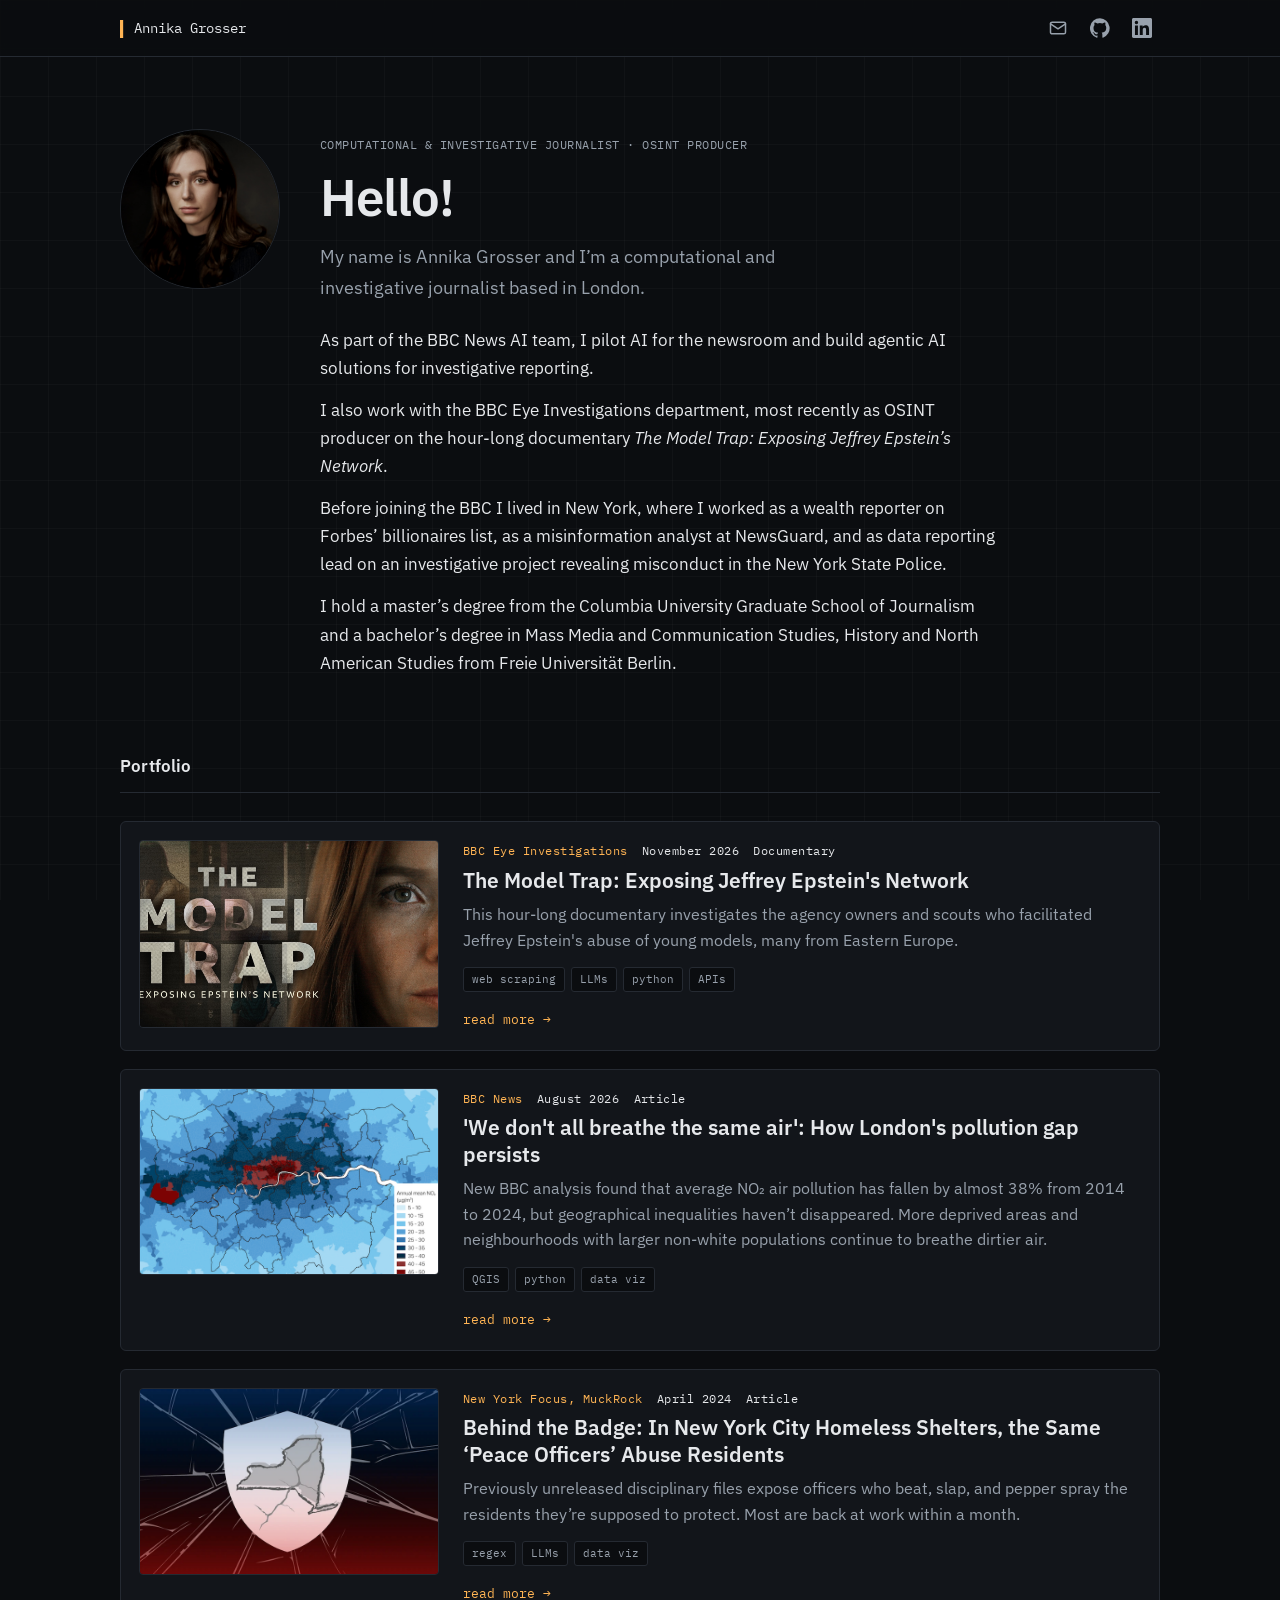
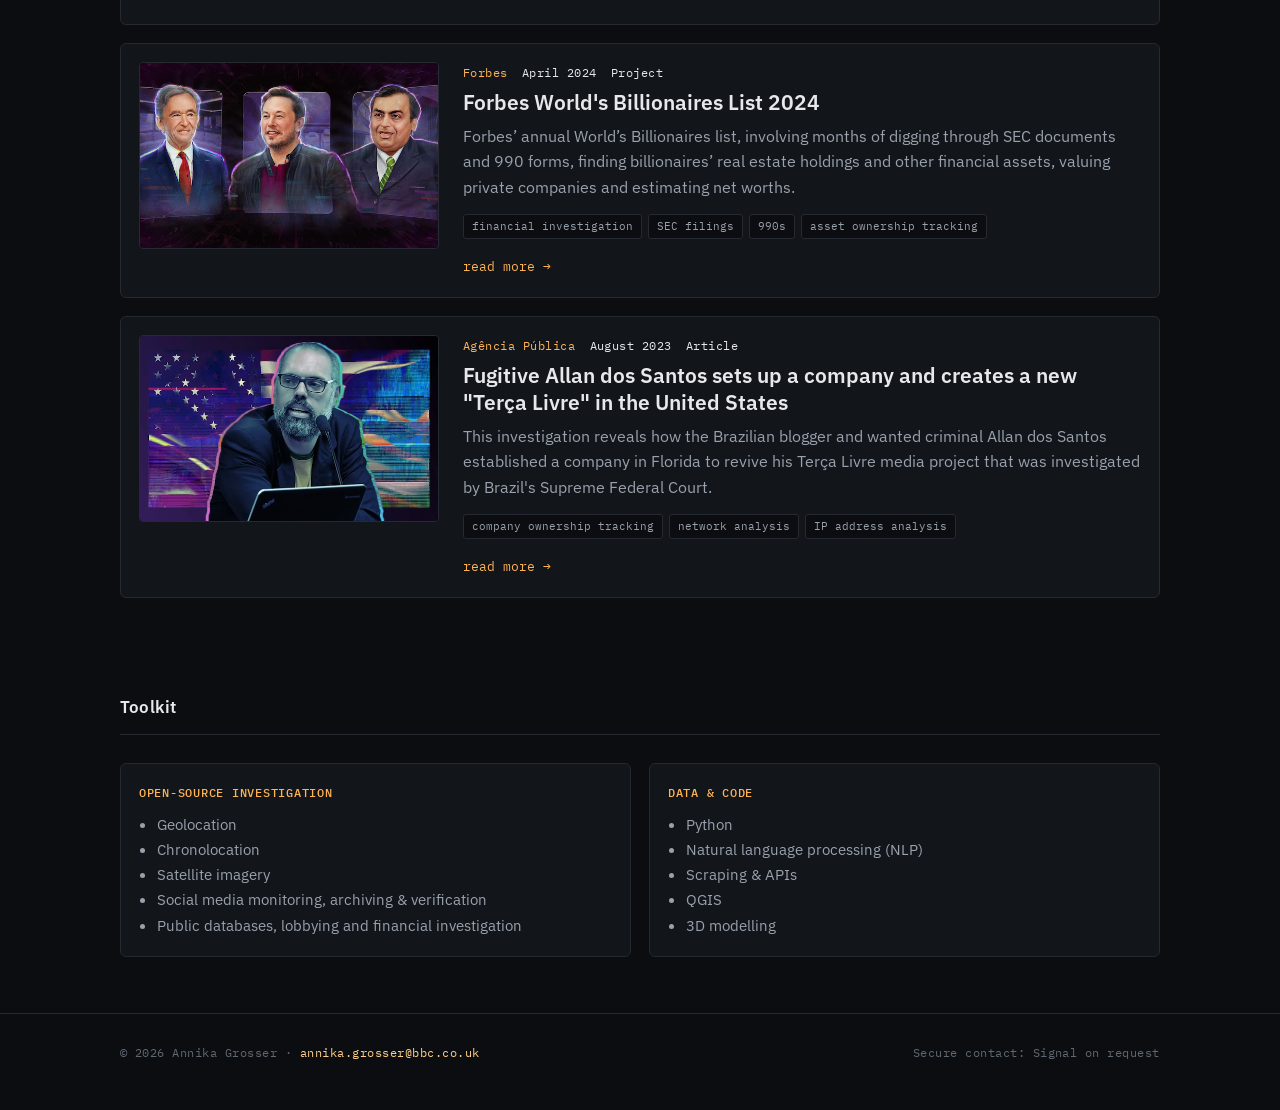
<file: index.html>
<!doctype html>
<html lang="en">
<head>
  <meta charset="utf-8">
  <meta name="viewport" content="width=device-width, initial-scale=1">
  <title>Annika Grosser — Visual Investigations</title>
  <meta name="description" content="Portfolio of Annika Grosser, computational investigative journalist and OSINT producer.">
  <link rel="preconnect" href="https://fonts.googleapis.com">
  <link rel="preconnect" href="https://fonts.gstatic.com" crossorigin>
  <link href="https://fonts.googleapis.com/css2?family=IBM+Plex+Mono:wght@400;500&family=IBM+Plex+Sans:wght@400;500;600&display=swap" rel="stylesheet">
  <link rel="stylesheet" href="style.css">
</head>
<body>

  <header class="topbar">
    <div class="wrap">
      <a class="brand" href="index.html">Annika Grosser</a>
      <nav class="nav social" aria-label="Contact and profiles">
        <a href="mailto:annika.grosser@bbc.co.uk" aria-label="Email" title="Email">
          <svg viewBox="0 0 24 24" width="20" height="20" fill="none" stroke="currentColor" stroke-width="1.8" stroke-linecap="round" stroke-linejoin="round" aria-hidden="true"><rect x="3" y="5" width="18" height="14" rx="2"/><path d="m3 7 9 6 9-6"/></svg>
        </a>
        <a href="https://github.com/annikagrosser" aria-label="GitHub" title="GitHub">
          <svg viewBox="0 0 24 24" width="20" height="20" fill="currentColor" aria-hidden="true"><path d="M12 .3a12 12 0 0 0-3.8 23.4c.6.1.8-.3.8-.6v-2c-3.3.7-4-1.6-4-1.6-.6-1.4-1.4-1.8-1.4-1.8-1-.7.1-.7.1-.7 1.2.1 1.8 1.2 1.8 1.2 1 1.8 2.8 1.3 3.5 1 0-.8.4-1.3.7-1.6-2.7-.3-5.5-1.3-5.5-6 0-1.2.5-2.3 1.3-3.1-.2-.4-.6-1.6 0-3.2 0 0 1-.3 3.4 1.2a11.5 11.5 0 0 1 6 0c2.3-1.5 3.3-1.2 3.3-1.2.6 1.6.2 2.8.1 3.2.8.8 1.2 1.9 1.2 3.1 0 4.6-2.8 5.6-5.5 5.9.4.4.8 1.1.8 2.2v3.3c0 .3.2.7.8.6A12 12 0 0 0 12 .3"/></svg>
        </a>
        <a href="https://www.linkedin.com/in/annikagrosser" aria-label="LinkedIn" title="LinkedIn">
          <svg viewBox="0 0 24 24" width="20" height="20" fill="currentColor" aria-hidden="true"><path d="M20.45 20.45h-3.56v-5.57c0-1.33-.02-3.04-1.85-3.04-1.85 0-2.14 1.45-2.14 2.94v5.67H9.35V9h3.41v1.56h.05c.48-.9 1.64-1.85 3.37-1.85 3.6 0 4.27 2.37 4.27 5.46v6.28zM5.34 7.43a2.06 2.06 0 1 1 0-4.13 2.06 2.06 0 0 1 0 4.13zM7.12 20.45H3.56V9h3.56v11.45zM22.22 0H1.77C.79 0 0 .77 0 1.73v20.54C0 23.23.79 24 1.77 24h20.45c.98 0 1.78-.77 1.78-1.73V1.73C24 .77 23.2 0 22.22 0z"/></svg>
        </a>
      </nav>
    </div>
  </header>

  <main>
    <!-- ================= BIO ================= -->
    <section class="hero">
      <div class="wrap hero-grid">
        <img class="headshot" src="images/headshot_github_portfolio.jpg" alt="Headshot of Annika Grosser">
        <div>
          <span class="label">Computational &amp; Investigative Journalist · OSINT Producer </span>
          <h1>Hello!</h1>
          <p class="tagline">My name is Annika Grosser and I’m a computational and investigative journalist based in London.</p>
          <div class="bio">
            <p>As part of the BBC News AI team, I pilot AI for the newsroom and build agentic AI solutions for investigative reporting.</p>
            <p>I also work with the BBC Eye Investigations department, most recently as OSINT producer on the hour-long documentary <i>The Model Trap: Exposing Jeffrey Epstein’s Network</i>.</p>
<p>Before joining the BBC I lived in New York, where I worked as a wealth reporter on Forbes’ billionaires list, as a misinformation analyst at NewsGuard, and as data reporting lead on an investigative project revealing misconduct in the New York State Police.</p>
            <p>I hold a master’s degree from the Columbia University Graduate School of Journalism and a bachelor’s degree in Mass Media and Communication Studies, History and North American Studies from Freie Universität Berlin.</p>
          </div>
        </div>
      </div>
    </section>

    <!-- ================= PROJECTS ================= -->
    <section class="section" id="work">
      <div class="wrap">
        <div class="section-head">
          <h2>Portfolio</h2>
        </div>

        <div class="projects">
          <!-- Copy one <a class="project"> block per project. -->
          <a class="project" href="projects/project-1.html">
            <img class="thumb" src="images/epstein_doc_thumbnail.jpg" alt="Thumbnail from 'The Model Trap' documentary">
            <div>
              <div class="project-meta mono">
                <span class="outlet">BBC Eye Investigations</span>
                <span>November 2026</span>
                <span>Documentary</span>
              </div>
              <h3 class="project-title">The Model Trap: Exposing Jeffrey Epstein's Network</h3>
              <p class="project-desc">This hour-long documentary investigates the agency owners and scouts who facilitated Jeffrey Epstein's abuse of young models, many from Eastern Europe.</p>
              <ul class="tags">
                <li>web scraping</li><li>LLMs</li><li>python</li><li>APIs</li>
              </ul>
              <span class="cta">read more →</span>
            </div>
          </a>

          <a class="project" href="projects/project-2.html">
            <img class="thumb" src="images/bbc_air_pollution_thumbnail.jpg" alt="Map of NO2 air pollution across London 2014">
            <div>
              <div class="project-meta mono">
                <span class="outlet">BBC News</span>
                <span>August 2026</span>
                <span>Article</span>
              </div>
              <h3 class="project-title">'We don't all breathe the same air': How London's pollution gap persists</h3>
              <p class="project-desc">New BBC analysis found that average NO₂ air pollution has fallen by almost 38% from 2014 to 2024, but geographical inequalities haven’t disappeared. More deprived areas and neighbourhoods with larger non-white populations continue to breathe dirtier air.</p>
              <ul class="tags">
                <li>QGIS</li><li>python</li><li>data viz</li>
              </ul>
              <span class="cta">read more →</span>
            </div>
          </a>

          <a class="project" href="projects/project-3.html">
            <img class="thumb" src="images/behind_the_badge_thumbnail.jpg" alt="Thumbnail for Behind the Badge">
            <div>
              <div class="project-meta mono">
                <span class="outlet">New York Focus, MuckRock</span>
                <span>April 2024</span>
                <span>Article</span>
              </div>
              <h3 class="project-title">Behind the Badge: In New York City Homeless Shelters, the Same ‘Peace Officers’ Abuse Residents</h3>
              <p class="project-desc">Previously unreleased disciplinary files expose officers who beat, slap, and pepper spray the residents they’re supposed to protect. Most are back at work within a month.</p>
              <ul class="tags">
                <li>regex</li><li>LLMs</li><li>data viz</li>
              </ul>
              <span class="cta">read more →</span>
            </div>
          </a>

          <a class="project" href="projects/project-4.html">
            <img class="thumb" src="images/billionaires_thumbnail.jpg" alt="Thumbnail for the Forbes World's Billionaires List 2024 ">
            <div>
              <div class="project-meta mono">
                <span class="outlet">Forbes</span>
                <span>April 2024</span>
                <span>Project</span>
              </div>
              <h3 class="project-title">Forbes World's Billionaires List 2024</h3>
              <p class="project-desc">Forbes’ annual World’s Billionaires list, involving months of digging through SEC documents and 990 forms, finding billionaires’ real estate holdings and other financial assets, valuing private companies and estimating net worths.</p>
              <ul class="tags">
                <li>financial investigation</li><li>SEC filings</li><li>990s</li><li>asset ownership tracking</li>
              </ul>
              <span class="cta">read more →</span>
            </div>
          </a>

          <a class="project" href="projects/project-5.html">
            <img class="thumb" src="images/allan_dos_santos_thumbnail.jpg" alt="Stylized thumbnail showing Allan dos Santos">
            <div>
              <div class="project-meta mono">
                <span class="outlet">Agência Pública</span>
                <span>August 2023</span>
                <span>Article</span>
              </div>
              <h3 class="project-title">Fugitive Allan dos Santos sets up a company and creates a new "Terça Livre" in the United States</h3>
              <p class="project-desc">This investigation reveals how the Brazilian blogger and wanted criminal Allan dos Santos established a company in Florida to revive his Terça Livre media project that was investigated by Brazil's Supreme Federal Court.</p>
              <ul class="tags">
                <li>company ownership tracking</li><li>network analysis</li><li>IP address analysis</li>
              </ul>
              <span class="cta">read more →</span>
            </div>
          </a>
        </div>
      </div>
    </section>

    <!-- ================= TOOLKIT ================= -->
    <section class="section" id="toolkit">
      <div class="wrap">
        <div class="section-head">
          <h2>Toolkit</h2>
        </div>
        <div class="toolkit">
          <div class="tool-group">
            <h3>Open-source investigation</h3>
            <ul>
              <li>Geolocation</li>
              <li>Chronolocation</li>
              <li>Satellite imagery</li>
              <li>Social media monitoring, archiving &amp; verification</li>
              <li>Public databases, lobbying and financial investigation</li>
            </ul>
          </div>
          <div class="tool-group">
            <h3>Data &amp; code</h3>
            <ul>
              <li>Python</li>
              <li>Natural language processing (NLP)</li>
              <li>Scraping &amp; APIs</li>
              <li>QGIS</li>
              <li>3D modelling</li>
            </ul>
          </div>
        </div>
      </div>
    </section>
  </main>

  <footer class="footer" id="contact">
    <div class="wrap">
      <span class="mono">© 2026 Annika Grosser · <a href="mailto:annika.grosser@bbc.co.uk">annika.grosser@bbc.co.uk</a></span>
      <span class="mono">Secure contact: Signal on request</span>
    </div>
  </footer>

</body>
</html>
</file>
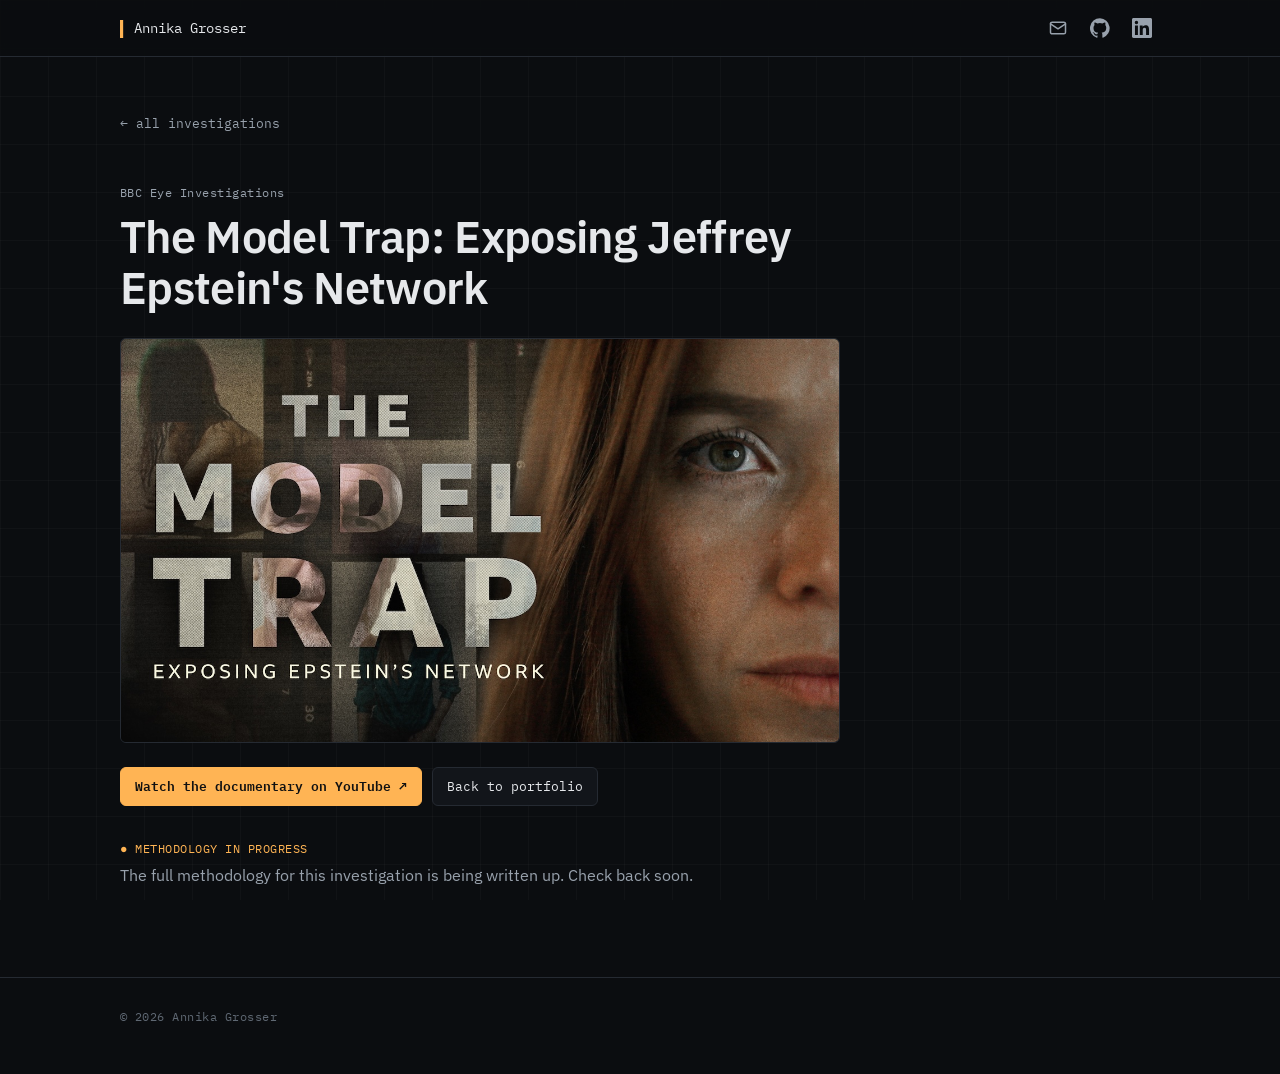
<file: projects/project-1.html>
<!doctype html>
<html lang="en">
<head>
  <meta charset="utf-8">
  <meta name="viewport" content="width=device-width, initial-scale=1">
  <title>The Model Trap: Exposing Jeffrey Epstein's Network — Annika Grosser</title>
  <meta name="robots" content="noindex">
  <link rel="preconnect" href="https://fonts.googleapis.com">
  <link rel="preconnect" href="https://fonts.gstatic.com" crossorigin>
  <link href="https://fonts.googleapis.com/css2?family=IBM+Plex+Mono:wght@400;500&family=IBM+Plex+Sans:wght@400;500;600&display=swap" rel="stylesheet">
  <link rel="stylesheet" href="../style.css">
</head>
<body>

  <header class="topbar">
    <div class="wrap">
      <a class="brand" href="../index.html">Annika Grosser</a>
      <nav class="nav social" aria-label="Contact and profiles">
        <a href="mailto:annika.grosser@bbc.co.uk" aria-label="Email" title="Email">
          <svg viewBox="0 0 24 24" width="20" height="20" fill="none" stroke="currentColor" stroke-width="1.8" stroke-linecap="round" stroke-linejoin="round" aria-hidden="true"><rect x="3" y="5" width="18" height="14" rx="2"/><path d="m3 7 9 6 9-6"/></svg>
        </a>
        <a href="https://github.com/annikagrosser" aria-label="GitHub" title="GitHub">
          <svg viewBox="0 0 24 24" width="20" height="20" fill="currentColor" aria-hidden="true"><path d="M12 .3a12 12 0 0 0-3.8 23.4c.6.1.8-.3.8-.6v-2c-3.3.7-4-1.6-4-1.6-.6-1.4-1.4-1.8-1.4-1.8-1-.7.1-.7.1-.7 1.2.1 1.8 1.2 1.8 1.2 1 1.8 2.8 1.3 3.5 1 0-.8.4-1.3.7-1.6-2.7-.3-5.5-1.3-5.5-6 0-1.2.5-2.3 1.3-3.1-.2-.4-.6-1.6 0-3.2 0 0 1-.3 3.4 1.2a11.5 11.5 0 0 1 6 0c2.3-1.5 3.3-1.2 3.3-1.2.6 1.6.2 2.8.1 3.2.8.8 1.2 1.9 1.2 3.1 0 4.6-2.8 5.6-5.5 5.9.4.4.8 1.1.8 2.2v3.3c0 .3.2.7.8.6A12 12 0 0 0 12 .3"/></svg>
        </a>
        <a href="https://www.linkedin.com/in/annikagrosser" aria-label="LinkedIn" title="LinkedIn">
          <svg viewBox="0 0 24 24" width="20" height="20" fill="currentColor" aria-hidden="true"><path d="M20.45 20.45h-3.56v-5.57c0-1.33-.02-3.04-1.85-3.04-1.85 0-2.14 1.45-2.14 2.94v5.67H9.35V9h3.41v1.56h.05c.48-.9 1.64-1.85 3.37-1.85 3.6 0 4.27 2.37 4.27 5.46v6.28zM5.34 7.43a2.06 2.06 0 1 1 0-4.13 2.06 2.06 0 0 1 0 4.13zM7.12 20.45H3.56V9h3.56v11.45zM22.22 0H1.77C.79 0 0 .77 0 1.73v20.54C0 23.23.79 24 1.77 24h20.45c.98 0 1.78-.77 1.78-1.73V1.73C24 .77 23.2 0 22.22 0z"/></svg>
        </a>
      </nav>
    </div>
  </header>

  <main class="wrap coming-soon">
    <a class="back" href="../index.html#work">← all investigations</a>
    <p class="mono soon-outlet">BBC Eye Investigations</p>
    <h1>The Model Trap: Exposing Jeffrey Epstein's Network</h1>
    <a class="soon-thumb" href="https://www.youtube.com/watch?v=IY7L60bvC7w" target="_blank" rel="noopener">
      <img src="../images/epstein_doc_thumbnail.jpg" alt="Thumbnail from 'The Model Trap' documentary">
    </a>
    <div class="links">
      <a class="btn primary" href="https://www.youtube.com/watch?v=IY7L60bvC7w" target="_blank" rel="noopener">Watch the documentary on YouTube ↗</a>
      <a class="btn" href="../index.html#work">Back to portfolio</a>
    </div>
    <span class="label accent status">● methodology in progress</span>
    <p class="deck soon-note">The full methodology for this investigation is being written up. Check back soon.</p>
  </main>

  <footer class="footer">
    <div class="wrap">
      <span class="mono">© 2026 Annika Grosser</span>
    </div>
  </footer>

</body>
</html>
</file>
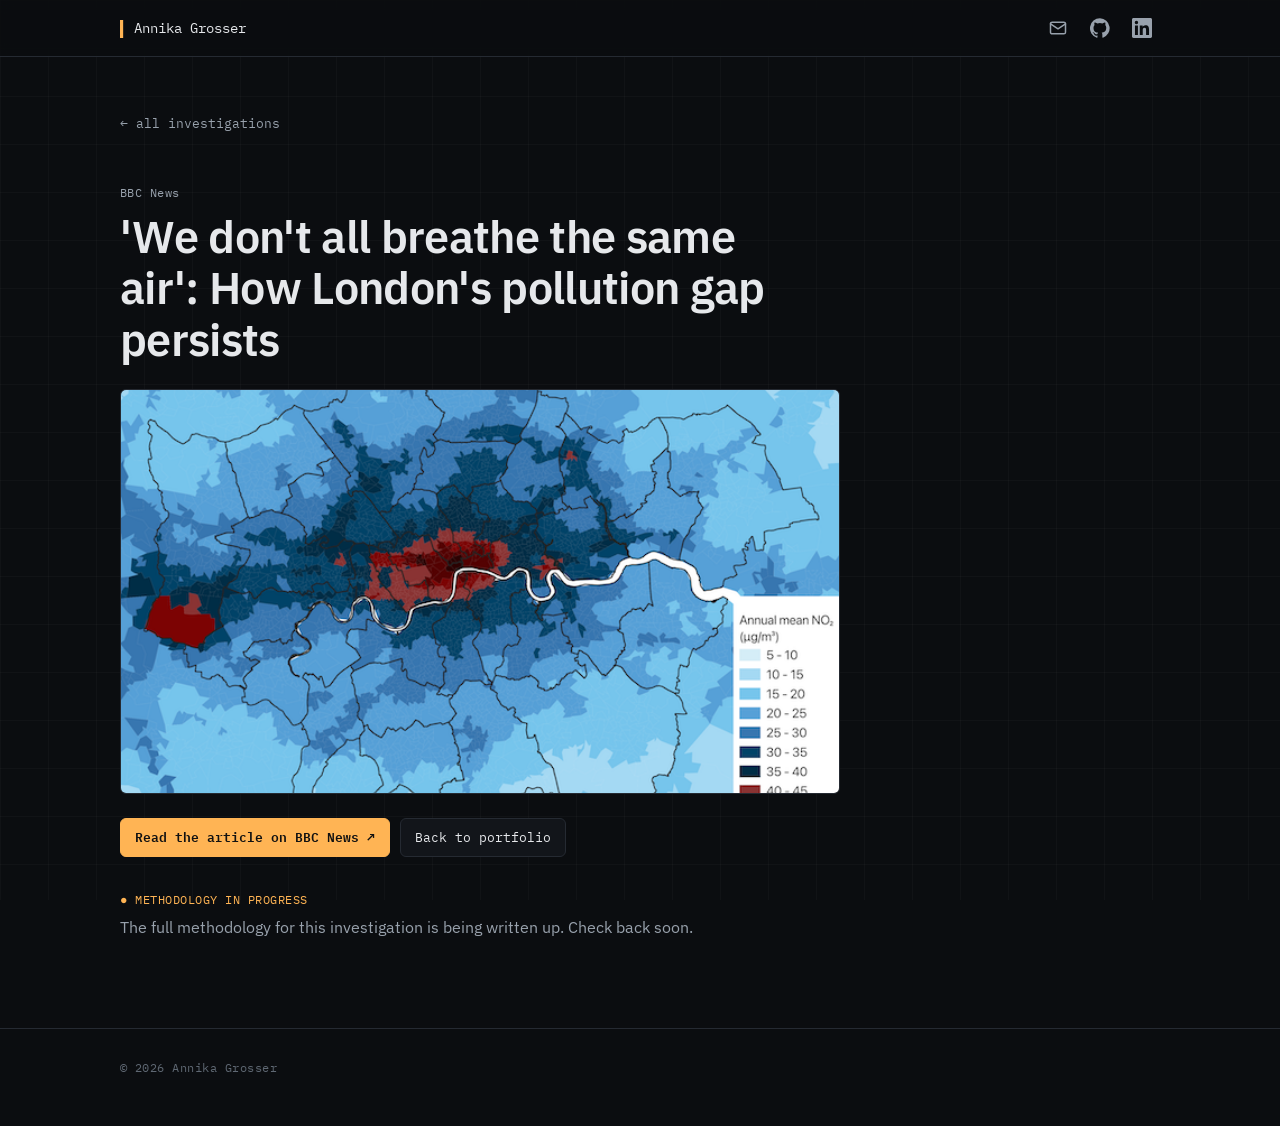
<file: projects/project-2.html>
<!doctype html>
<html lang="en">
<head>
  <meta charset="utf-8">
  <meta name="viewport" content="width=device-width, initial-scale=1">
  <title>'We don't all breathe the same air': How London's pollution gap persists — Annika Grosser</title>
  <meta name="robots" content="noindex">
  <link rel="preconnect" href="https://fonts.googleapis.com">
  <link rel="preconnect" href="https://fonts.gstatic.com" crossorigin>
  <link href="https://fonts.googleapis.com/css2?family=IBM+Plex+Mono:wght@400;500&family=IBM+Plex+Sans:wght@400;500;600&display=swap" rel="stylesheet">
  <link rel="stylesheet" href="../style.css">
</head>
<body>

  <header class="topbar">
    <div class="wrap">
      <a class="brand" href="../index.html">Annika Grosser</a>
      <nav class="nav social" aria-label="Contact and profiles">
        <a href="mailto:annika.grosser@bbc.co.uk" aria-label="Email" title="Email">
          <svg viewBox="0 0 24 24" width="20" height="20" fill="none" stroke="currentColor" stroke-width="1.8" stroke-linecap="round" stroke-linejoin="round" aria-hidden="true"><rect x="3" y="5" width="18" height="14" rx="2"/><path d="m3 7 9 6 9-6"/></svg>
        </a>
        <a href="https://github.com/annikagrosser" aria-label="GitHub" title="GitHub">
          <svg viewBox="0 0 24 24" width="20" height="20" fill="currentColor" aria-hidden="true"><path d="M12 .3a12 12 0 0 0-3.8 23.4c.6.1.8-.3.8-.6v-2c-3.3.7-4-1.6-4-1.6-.6-1.4-1.4-1.8-1.4-1.8-1-.7.1-.7.1-.7 1.2.1 1.8 1.2 1.8 1.2 1 1.8 2.8 1.3 3.5 1 0-.8.4-1.3.7-1.6-2.7-.3-5.5-1.3-5.5-6 0-1.2.5-2.3 1.3-3.1-.2-.4-.6-1.6 0-3.2 0 0 1-.3 3.4 1.2a11.5 11.5 0 0 1 6 0c2.3-1.5 3.3-1.2 3.3-1.2.6 1.6.2 2.8.1 3.2.8.8 1.2 1.9 1.2 3.1 0 4.6-2.8 5.6-5.5 5.9.4.4.8 1.1.8 2.2v3.3c0 .3.2.7.8.6A12 12 0 0 0 12 .3"/></svg>
        </a>
        <a href="https://www.linkedin.com/in/annikagrosser" aria-label="LinkedIn" title="LinkedIn">
          <svg viewBox="0 0 24 24" width="20" height="20" fill="currentColor" aria-hidden="true"><path d="M20.45 20.45h-3.56v-5.57c0-1.33-.02-3.04-1.85-3.04-1.85 0-2.14 1.45-2.14 2.94v5.67H9.35V9h3.41v1.56h.05c.48-.9 1.64-1.85 3.37-1.85 3.6 0 4.27 2.37 4.27 5.46v6.28zM5.34 7.43a2.06 2.06 0 1 1 0-4.13 2.06 2.06 0 0 1 0 4.13zM7.12 20.45H3.56V9h3.56v11.45zM22.22 0H1.77C.79 0 0 .77 0 1.73v20.54C0 23.23.79 24 1.77 24h20.45c.98 0 1.78-.77 1.78-1.73V1.73C24 .77 23.2 0 22.22 0z"/></svg>
        </a>
      </nav>
    </div>
  </header>

  <main class="wrap coming-soon">
    <a class="back" href="../index.html#work">← all investigations</a>
    <p class="mono soon-outlet">BBC News</p>
    <h1>'We don't all breathe the same air': How London's pollution gap persists</h1>
    <a class="soon-thumb" href="https://www.bbc.co.uk/news/articles/c77gmr0jl15o" target="_blank" rel="noopener">
      <img src="../images/bbc_air_pollution_thumbnail.jpg" alt="Map of NO2 air pollution across London 2014">
    </a>
    <div class="links">
      <a class="btn primary" href="https://www.bbc.co.uk/news/articles/c77gmr0jl15o" target="_blank" rel="noopener">Read the article on BBC News ↗</a>
      <a class="btn" href="../index.html#work">Back to portfolio</a>
    </div>
    <span class="label accent status">● methodology in progress</span>
    <p class="deck soon-note">The full methodology for this investigation is being written up. Check back soon.</p>
  </main>

  <footer class="footer">
    <div class="wrap">
      <span class="mono">© 2026 Annika Grosser</span>
    </div>
  </footer>

</body>
</html>
</file>
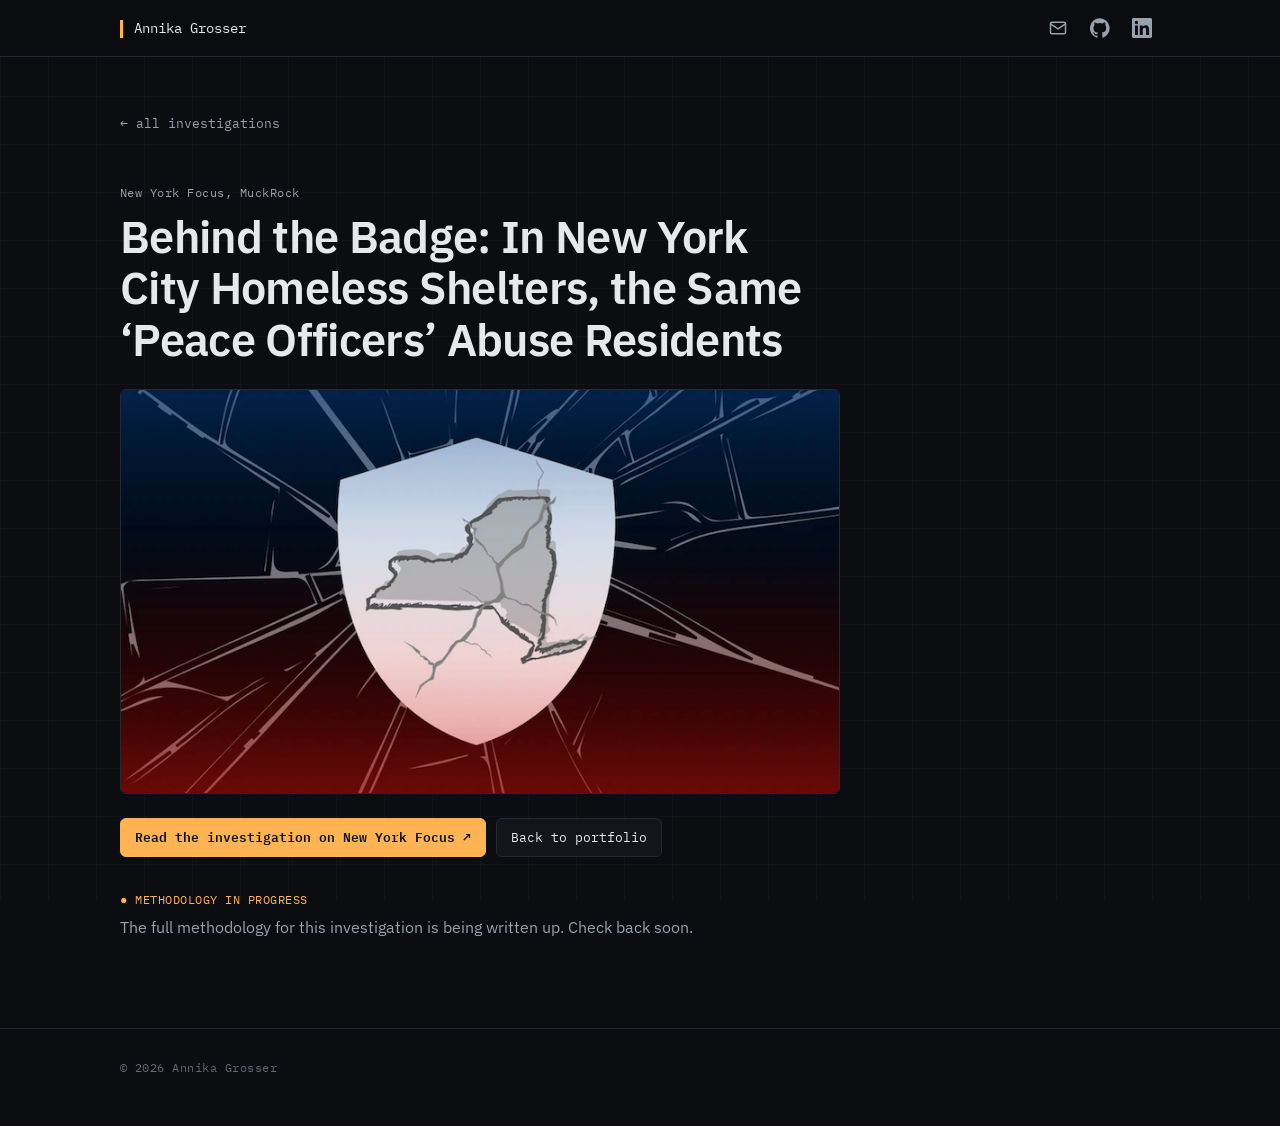
<file: projects/project-3.html>
<!doctype html>
<html lang="en">
<head>
  <meta charset="utf-8">
  <meta name="viewport" content="width=device-width, initial-scale=1">
  <title>Behind the Badge: In New York City Homeless Shelters, the Same ‘Peace Officers’ Abuse Residents — Annika Grosser</title>
  <meta name="robots" content="noindex">
  <link rel="preconnect" href="https://fonts.googleapis.com">
  <link rel="preconnect" href="https://fonts.gstatic.com" crossorigin>
  <link href="https://fonts.googleapis.com/css2?family=IBM+Plex+Mono:wght@400;500&family=IBM+Plex+Sans:wght@400;500;600&display=swap" rel="stylesheet">
  <link rel="stylesheet" href="../style.css">
</head>
<body>

  <header class="topbar">
    <div class="wrap">
      <a class="brand" href="../index.html">Annika Grosser</a>
      <nav class="nav social" aria-label="Contact and profiles">
        <a href="mailto:annika.grosser@bbc.co.uk" aria-label="Email" title="Email">
          <svg viewBox="0 0 24 24" width="20" height="20" fill="none" stroke="currentColor" stroke-width="1.8" stroke-linecap="round" stroke-linejoin="round" aria-hidden="true"><rect x="3" y="5" width="18" height="14" rx="2"/><path d="m3 7 9 6 9-6"/></svg>
        </a>
        <a href="https://github.com/annikagrosser" aria-label="GitHub" title="GitHub">
          <svg viewBox="0 0 24 24" width="20" height="20" fill="currentColor" aria-hidden="true"><path d="M12 .3a12 12 0 0 0-3.8 23.4c.6.1.8-.3.8-.6v-2c-3.3.7-4-1.6-4-1.6-.6-1.4-1.4-1.8-1.4-1.8-1-.7.1-.7.1-.7 1.2.1 1.8 1.2 1.8 1.2 1 1.8 2.8 1.3 3.5 1 0-.8.4-1.3.7-1.6-2.7-.3-5.5-1.3-5.5-6 0-1.2.5-2.3 1.3-3.1-.2-.4-.6-1.6 0-3.2 0 0 1-.3 3.4 1.2a11.5 11.5 0 0 1 6 0c2.3-1.5 3.3-1.2 3.3-1.2.6 1.6.2 2.8.1 3.2.8.8 1.2 1.9 1.2 3.1 0 4.6-2.8 5.6-5.5 5.9.4.4.8 1.1.8 2.2v3.3c0 .3.2.7.8.6A12 12 0 0 0 12 .3"/></svg>
        </a>
        <a href="https://www.linkedin.com/in/annikagrosser" aria-label="LinkedIn" title="LinkedIn">
          <svg viewBox="0 0 24 24" width="20" height="20" fill="currentColor" aria-hidden="true"><path d="M20.45 20.45h-3.56v-5.57c0-1.33-.02-3.04-1.85-3.04-1.85 0-2.14 1.45-2.14 2.94v5.67H9.35V9h3.41v1.56h.05c.48-.9 1.64-1.85 3.37-1.85 3.6 0 4.27 2.37 4.27 5.46v6.28zM5.34 7.43a2.06 2.06 0 1 1 0-4.13 2.06 2.06 0 0 1 0 4.13zM7.12 20.45H3.56V9h3.56v11.45zM22.22 0H1.77C.79 0 0 .77 0 1.73v20.54C0 23.23.79 24 1.77 24h20.45c.98 0 1.78-.77 1.78-1.73V1.73C24 .77 23.2 0 22.22 0z"/></svg>
        </a>
      </nav>
    </div>
  </header>

  <main class="wrap coming-soon">
    <a class="back" href="../index.html#work">← all investigations</a>
    <p class="mono soon-outlet">New York Focus, MuckRock</p>
    <h1>Behind the Badge: In New York City Homeless Shelters, the Same ‘Peace Officers’ Abuse Residents</h1>
    <a class="soon-thumb" href="https://nysfocus.com/2024/04/15/new-york-city-homeless-abuse-police" target="_blank" rel="noopener">
      <img src="../images/behind_the_badge_thumbnail.jpg" alt="Thumbnail for Behind the Badge">
    </a>
    <div class="links">
      <a class="btn primary" href="https://nysfocus.com/2024/04/15/new-york-city-homeless-abuse-police" target="_blank" rel="noopener">Read the investigation on New York Focus ↗</a>
      <a class="btn" href="../index.html#work">Back to portfolio</a>
    </div>
    <span class="label accent status">● methodology in progress</span>
    <p class="deck soon-note">The full methodology for this investigation is being written up. Check back soon.</p>
  </main>

  <footer class="footer">
    <div class="wrap">
      <span class="mono">© 2026 Annika Grosser</span>
    </div>
  </footer>

</body>
</html>
</file>
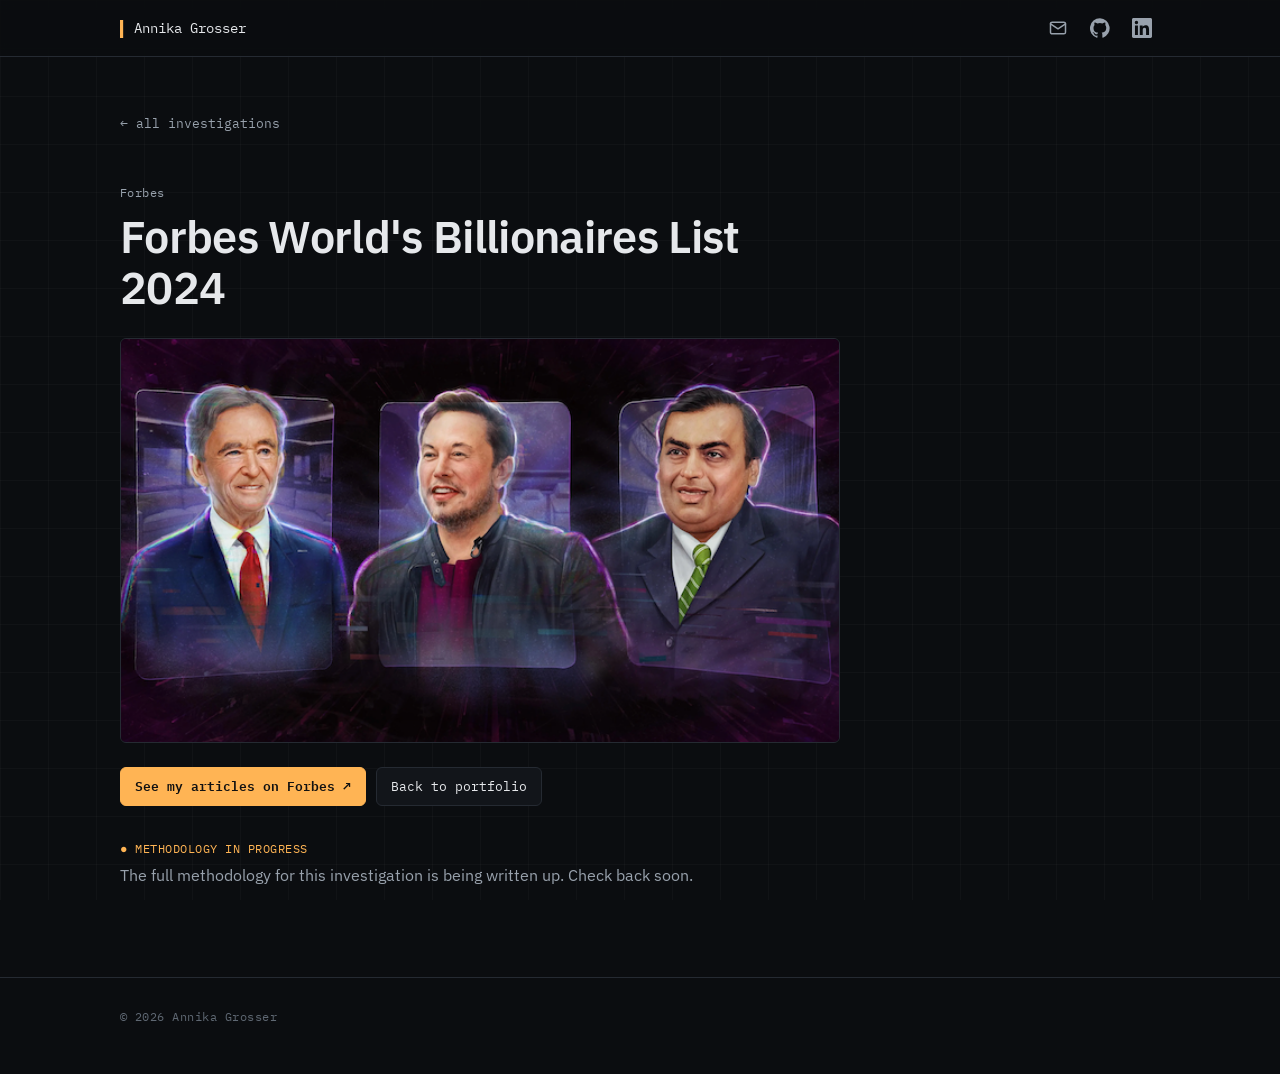
<file: projects/project-4.html>
<!doctype html>
<html lang="en">
<head>
  <meta charset="utf-8">
  <meta name="viewport" content="width=device-width, initial-scale=1">
  <title>Forbes World's Billionaires List 2024 — Annika Grosser</title>
  <meta name="robots" content="noindex">
  <link rel="preconnect" href="https://fonts.googleapis.com">
  <link rel="preconnect" href="https://fonts.gstatic.com" crossorigin>
  <link href="https://fonts.googleapis.com/css2?family=IBM+Plex+Mono:wght@400;500&family=IBM+Plex+Sans:wght@400;500;600&display=swap" rel="stylesheet">
  <link rel="stylesheet" href="../style.css">
</head>
<body>

  <header class="topbar">
    <div class="wrap">
      <a class="brand" href="../index.html">Annika Grosser</a>
      <nav class="nav social" aria-label="Contact and profiles">
        <a href="mailto:annika.grosser@bbc.co.uk" aria-label="Email" title="Email">
          <svg viewBox="0 0 24 24" width="20" height="20" fill="none" stroke="currentColor" stroke-width="1.8" stroke-linecap="round" stroke-linejoin="round" aria-hidden="true"><rect x="3" y="5" width="18" height="14" rx="2"/><path d="m3 7 9 6 9-6"/></svg>
        </a>
        <a href="https://github.com/annikagrosser" aria-label="GitHub" title="GitHub">
          <svg viewBox="0 0 24 24" width="20" height="20" fill="currentColor" aria-hidden="true"><path d="M12 .3a12 12 0 0 0-3.8 23.4c.6.1.8-.3.8-.6v-2c-3.3.7-4-1.6-4-1.6-.6-1.4-1.4-1.8-1.4-1.8-1-.7.1-.7.1-.7 1.2.1 1.8 1.2 1.8 1.2 1 1.8 2.8 1.3 3.5 1 0-.8.4-1.3.7-1.6-2.7-.3-5.5-1.3-5.5-6 0-1.2.5-2.3 1.3-3.1-.2-.4-.6-1.6 0-3.2 0 0 1-.3 3.4 1.2a11.5 11.5 0 0 1 6 0c2.3-1.5 3.3-1.2 3.3-1.2.6 1.6.2 2.8.1 3.2.8.8 1.2 1.9 1.2 3.1 0 4.6-2.8 5.6-5.5 5.9.4.4.8 1.1.8 2.2v3.3c0 .3.2.7.8.6A12 12 0 0 0 12 .3"/></svg>
        </a>
        <a href="https://www.linkedin.com/in/annikagrosser" aria-label="LinkedIn" title="LinkedIn">
          <svg viewBox="0 0 24 24" width="20" height="20" fill="currentColor" aria-hidden="true"><path d="M20.45 20.45h-3.56v-5.57c0-1.33-.02-3.04-1.85-3.04-1.85 0-2.14 1.45-2.14 2.94v5.67H9.35V9h3.41v1.56h.05c.48-.9 1.64-1.85 3.37-1.85 3.6 0 4.27 2.37 4.27 5.46v6.28zM5.34 7.43a2.06 2.06 0 1 1 0-4.13 2.06 2.06 0 0 1 0 4.13zM7.12 20.45H3.56V9h3.56v11.45zM22.22 0H1.77C.79 0 0 .77 0 1.73v20.54C0 23.23.79 24 1.77 24h20.45c.98 0 1.78-.77 1.78-1.73V1.73C24 .77 23.2 0 22.22 0z"/></svg>
        </a>
      </nav>
    </div>
  </header>

  <main class="wrap coming-soon">
    <a class="back" href="../index.html#work">← all investigations</a>
    <p class="mono soon-outlet">Forbes</p>
    <h1>Forbes World's Billionaires List 2024</h1>
    <a class="soon-thumb" href="https://www.forbes.com/sites/annikagrosser/" target="_blank" rel="noopener">
      <img src="../images/billionaires_thumbnail.jpg" alt="Thumbnail for the Forbes World's Billionaires List 2024">
    </a>
    <div class="links">
      <a class="btn primary" href="https://www.forbes.com/sites/annikagrosser/" target="_blank" rel="noopener">See my articles on Forbes ↗</a>
      <a class="btn" href="../index.html#work">Back to portfolio</a>
    </div>
    <span class="label accent status">● methodology in progress</span>
    <p class="deck soon-note">The full methodology for this investigation is being written up. Check back soon.</p>
  </main>

  <footer class="footer">
    <div class="wrap">
      <span class="mono">© 2026 Annika Grosser</span>
    </div>
  </footer>

</body>
</html>
</file>
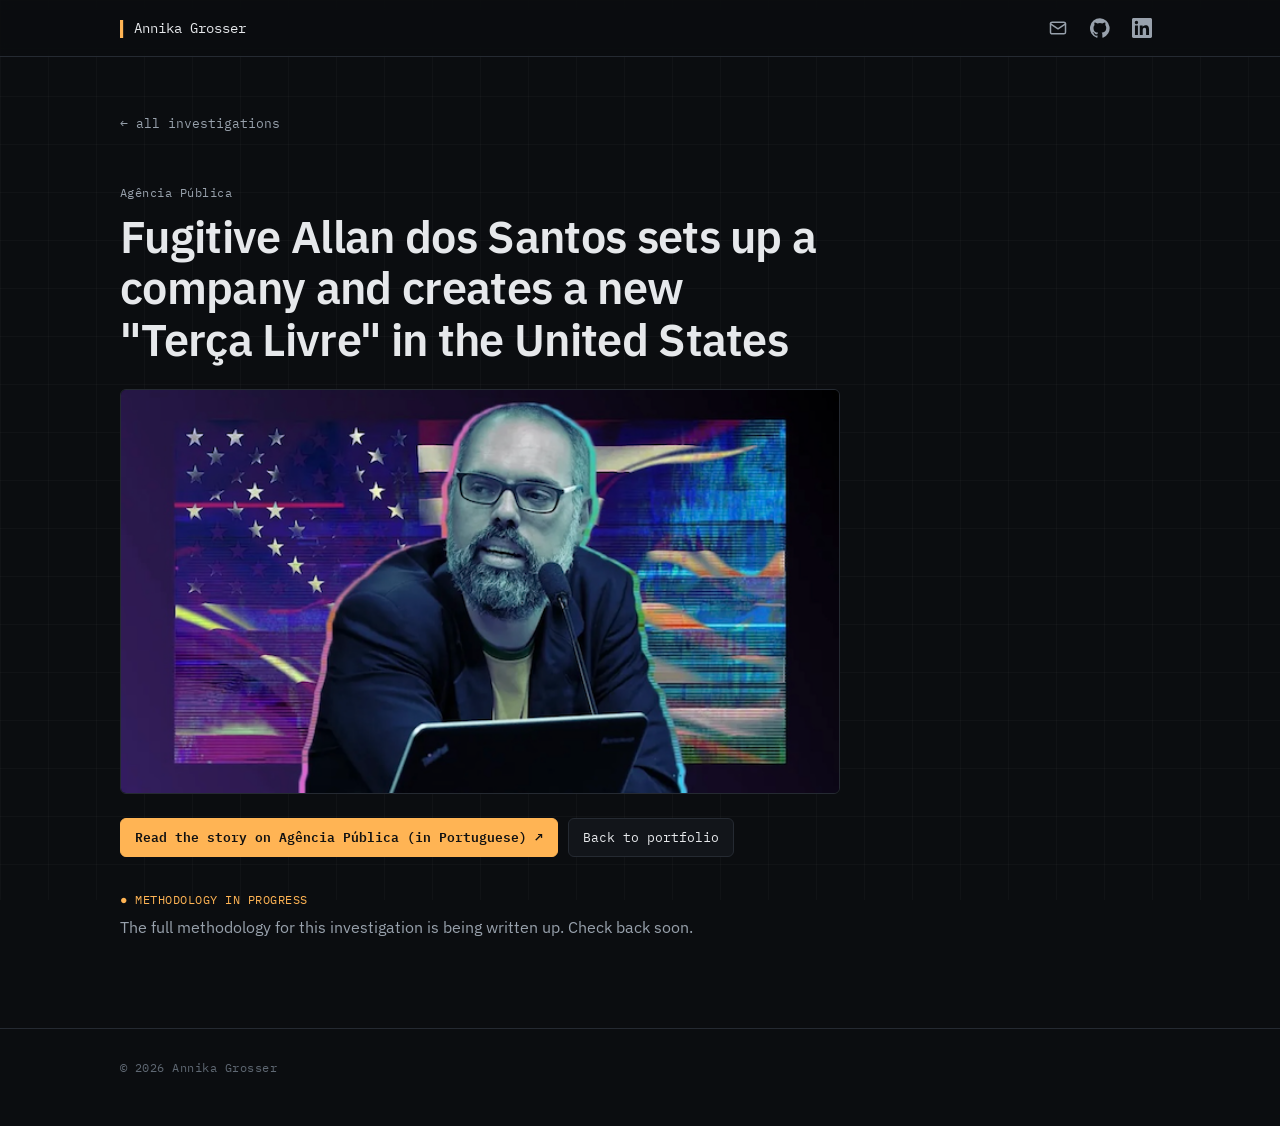
<file: projects/project-5.html>
<!doctype html>
<html lang="en">
<head>
  <meta charset="utf-8">
  <meta name="viewport" content="width=device-width, initial-scale=1">
  <title>Fugitive Allan dos Santos sets up a company and creates a new "Terça Livre" in the United States — Annika Grosser</title>
  <meta name="robots" content="noindex">
  <link rel="preconnect" href="https://fonts.googleapis.com">
  <link rel="preconnect" href="https://fonts.gstatic.com" crossorigin>
  <link href="https://fonts.googleapis.com/css2?family=IBM+Plex+Mono:wght@400;500&family=IBM+Plex+Sans:wght@400;500;600&display=swap" rel="stylesheet">
  <link rel="stylesheet" href="../style.css">
</head>
<body>

  <header class="topbar">
    <div class="wrap">
      <a class="brand" href="../index.html">Annika Grosser</a>
      <nav class="nav social" aria-label="Contact and profiles">
        <a href="mailto:annika.grosser@bbc.co.uk" aria-label="Email" title="Email">
          <svg viewBox="0 0 24 24" width="20" height="20" fill="none" stroke="currentColor" stroke-width="1.8" stroke-linecap="round" stroke-linejoin="round" aria-hidden="true"><rect x="3" y="5" width="18" height="14" rx="2"/><path d="m3 7 9 6 9-6"/></svg>
        </a>
        <a href="https://github.com/annikagrosser" aria-label="GitHub" title="GitHub">
          <svg viewBox="0 0 24 24" width="20" height="20" fill="currentColor" aria-hidden="true"><path d="M12 .3a12 12 0 0 0-3.8 23.4c.6.1.8-.3.8-.6v-2c-3.3.7-4-1.6-4-1.6-.6-1.4-1.4-1.8-1.4-1.8-1-.7.1-.7.1-.7 1.2.1 1.8 1.2 1.8 1.2 1 1.8 2.8 1.3 3.5 1 0-.8.4-1.3.7-1.6-2.7-.3-5.5-1.3-5.5-6 0-1.2.5-2.3 1.3-3.1-.2-.4-.6-1.6 0-3.2 0 0 1-.3 3.4 1.2a11.5 11.5 0 0 1 6 0c2.3-1.5 3.3-1.2 3.3-1.2.6 1.6.2 2.8.1 3.2.8.8 1.2 1.9 1.2 3.1 0 4.6-2.8 5.6-5.5 5.9.4.4.8 1.1.8 2.2v3.3c0 .3.2.7.8.6A12 12 0 0 0 12 .3"/></svg>
        </a>
        <a href="https://www.linkedin.com/in/annikagrosser" aria-label="LinkedIn" title="LinkedIn">
          <svg viewBox="0 0 24 24" width="20" height="20" fill="currentColor" aria-hidden="true"><path d="M20.45 20.45h-3.56v-5.57c0-1.33-.02-3.04-1.85-3.04-1.85 0-2.14 1.45-2.14 2.94v5.67H9.35V9h3.41v1.56h.05c.48-.9 1.64-1.85 3.37-1.85 3.6 0 4.27 2.37 4.27 5.46v6.28zM5.34 7.43a2.06 2.06 0 1 1 0-4.13 2.06 2.06 0 0 1 0 4.13zM7.12 20.45H3.56V9h3.56v11.45zM22.22 0H1.77C.79 0 0 .77 0 1.73v20.54C0 23.23.79 24 1.77 24h20.45c.98 0 1.78-.77 1.78-1.73V1.73C24 .77 23.2 0 22.22 0z"/></svg>
        </a>
      </nav>
    </div>
  </header>

  <main class="wrap coming-soon">
    <a class="back" href="../index.html#work">← all investigations</a>
    <p class="mono soon-outlet">Agência Pública</p>
    <h1>Fugitive Allan dos Santos sets up a company and creates a new "Terça Livre" in the United States</h1>
    <a class="soon-thumb" href="https://apublica.org/2023/08/foragido-allan-dos-santos-monta-empresa-e-cria-novo-terca-livre-nos-estados-unidos/" target="_blank" rel="noopener">
      <img src="../images/allan_dos_santos_thumbnail.jpg" alt="Stylized thumbnail showing Allan dos Santos">
    </a>
    <div class="links">
      <a class="btn primary" href="https://apublica.org/2023/08/foragido-allan-dos-santos-monta-empresa-e-cria-novo-terca-livre-nos-estados-unidos/" target="_blank" rel="noopener">Read the story on Agência Pública (in Portuguese) ↗</a>
      <a class="btn" href="../index.html#work">Back to portfolio</a>
    </div>
    <span class="label accent status">● methodology in progress</span>
    <p class="deck soon-note">The full methodology for this investigation is being written up. Check back soon.</p>
  </main>

  <footer class="footer">
    <div class="wrap">
      <span class="mono">© 2026 Annika Grosser</span>
    </div>
  </footer>

</body>
</html>
</file>
<file: style.css>
/* =========================================================
   Portfolio — dark / technical theme
   Edit the tokens below to change colors and fonts site-wide.
   ========================================================= */
:root {
  --bg: #0b0d10;
  --surface: #12151a;
  --surface-2: #181c22;
  --border: #252a32;
  --text: #e6e8eb;
  --muted: #98a1ac;
  --faint: #5f6873;
  --accent: #ffb454;        /* amber "signal" accent */
  --accent-dim: rgba(255, 180, 84, 0.12);
  --link: #ffd08a;

  --sans: "IBM Plex Sans", system-ui, -apple-system, "Segoe UI", sans-serif;
  --mono: "IBM Plex Mono", ui-monospace, "SFMono-Regular", Menlo, monospace;

  --wrap: 1080px;
  --prose: 68ch;
  --radius: 6px;
}

*, *::before, *::after { box-sizing: border-box; }

html { -webkit-text-size-adjust: 100%; scroll-behavior: smooth; }
@media (prefers-reduced-motion: reduce) { html { scroll-behavior: auto; } * { transition: none !important; } }

body {
  margin: 0;
  background: var(--bg);
  color: var(--text);
  font-family: var(--sans);
  font-size: 17px;
  line-height: 1.65;
  -webkit-font-smoothing: antialiased;
  /* faint survey-grid background */
  background-image:
    linear-gradient(rgba(255,255,255,0.025) 1px, transparent 1px),
    linear-gradient(90deg, rgba(255,255,255,0.025) 1px, transparent 1px);
  background-size: 48px 48px;
  background-attachment: fixed;
}

img, video, iframe { max-width: 100%; display: block; }

a { color: var(--link); text-decoration: none; }
a:hover { text-decoration: underline; text-underline-offset: 3px; }
a:focus-visible, button:focus-visible { outline: 2px solid var(--accent); outline-offset: 3px; border-radius: 2px; }

::selection { background: var(--accent); color: #000; }

.wrap { max-width: var(--wrap); margin: 0 auto; padding: 0 20px; }

.mono, .label {
  font-family: var(--mono);
  font-size: 0.78rem;
  letter-spacing: 0.04em;
}
.label { text-transform: uppercase; color: var(--muted); }
.accent { color: var(--accent); }

/* ---------- Top bar ---------- */
.topbar {
  border-bottom: 1px solid var(--border);
  background: rgba(11, 13, 16, 0.85);
  backdrop-filter: blur(8px);
  position: sticky; top: 0; z-index: 10;
}
.topbar .wrap {
  display: flex; align-items: center; justify-content: space-between;
  gap: 16px; min-height: 56px; flex-wrap: wrap;
}
.brand { font-family: var(--mono); font-size: 0.9rem; color: var(--text); }
.brand::before { content: "▍"; color: var(--accent); margin-right: 6px; }
.brand:hover { text-decoration: none; color: var(--accent); }
.nav { display: flex; gap: 20px; flex-wrap: wrap; }
.nav a { font-family: var(--mono); font-size: 0.8rem; color: var(--muted); }
.nav a:hover { color: var(--text); text-decoration: none; }
.social { gap: 6px; align-items: center; }
.social a {
  display: inline-grid; place-items: center; width: 36px; height: 36px;
  border-radius: 50%; color: var(--muted); transition: color .15s, background .15s;
}
.social a:hover { color: var(--accent); background: var(--surface-2); }
.social svg { display: block; }

/* ---------- Hero / bio ---------- */
.hero { padding: 72px 0 8px; }
.hero-grid {
  display: grid; grid-template-columns: 160px 1fr; gap: 40px; align-items: start;
}
.hero h1 {
  font-size: clamp(2rem, 5vw, 3.2rem);
  line-height: 1.1; margin: 12px 0 16px; font-weight: 600; letter-spacing: -0.02em;
}
.hero .tagline { font-size: 1.15rem; color: var(--muted); margin: 0 0 24px; max-width: 46ch; }
.hero .bio { max-width: var(--prose); margin: 0 0 28px; }
.hero .bio p { margin: 0 0 14px; }
.headshot {
  width: 160px; height: 160px; object-fit: cover;
  border-radius: 50%; border: 1px solid var(--border);
  filter: grayscale(0.2) contrast(1.05);
}
.headshot-placeholder {
  width: 160px; height: 160px; border-radius: 50%;
  border: 1px dashed var(--faint); display: grid; place-items: center;
  color: var(--faint); font-family: var(--mono); font-size: 0.72rem; text-align: center;
}

.links { display: flex; flex-wrap: wrap; gap: 10px; }
.btn {
  display: inline-flex; align-items: center; gap: 8px;
  font-family: var(--mono); font-size: 0.8rem;
  padding: 8px 14px; border: 1px solid var(--border); border-radius: var(--radius);
  color: var(--text); background: var(--surface);
  transition: border-color .15s, color .15s, background .15s;
}
.btn:hover { border-color: var(--accent); color: var(--accent); text-decoration: none; }
.btn.primary { background: var(--accent); color: #111; border-color: var(--accent); font-weight: 600; }
.btn.primary:hover { background: #ffc677; color: #111; }

/* ---------- Section headings ---------- */
.section { padding: 40px 0 56px; scroll-margin-top: 40px; }
.section-head {
  display: flex; align-items: baseline; gap: 14px;
  border-bottom: 1px solid var(--border); padding-bottom: 12px; margin-bottom: 28px;
}
.section-head h2 { font-size: 1.05rem; margin: 0; font-weight: 600; letter-spacing: 0.01em; }
.section-head .label { margin-left: auto; }

/* ---------- Project list ---------- */
.projects { display: grid; gap: 18px; }
.project {
  display: grid; grid-template-columns: 300px 1fr; gap: 24px;
  padding: 18px; background: var(--surface);
  border: 1px solid var(--border); border-radius: var(--radius);
  color: var(--text); transition: border-color .15s, transform .15s;
}
.project:hover { border-color: var(--accent); text-decoration: none; }
.project:hover .project-title { color: var(--accent); }
.thumb {
  aspect-ratio: 16 / 10; width: 100%; object-fit: cover;
  border-radius: 4px; border: 1px solid var(--border); background: var(--surface-2);
}
.thumb-placeholder {
  aspect-ratio: 16 / 10; border-radius: 4px; border: 1px solid var(--border);
  background:
    linear-gradient(rgba(255,180,84,0.08) 1px, transparent 1px) 0 0 / 20px 20px,
    linear-gradient(90deg, rgba(255,180,84,0.08) 1px, transparent 1px) 0 0 / 20px 20px,
    var(--surface-2);
  display: grid; place-items: center; color: var(--faint);
  font-family: var(--mono); font-size: 0.72rem;
}
.project-meta { display: flex; flex-wrap: wrap; gap: 6px 14px; margin-bottom: 6px; }
.project-meta .outlet { color: var(--accent); }
.project-title { font-size: 1.3rem; line-height: 1.3; margin: 0 0 8px; font-weight: 600; transition: color .15s; }
.project-desc { color: var(--muted); margin: 0 0 14px; font-size: 0.97rem; }
.tags { display: flex; flex-wrap: wrap; gap: 6px; padding: 0; margin: 0 0 12px; list-style: none; }
.tags li {
  font-family: var(--mono); font-size: 0.7rem; color: var(--muted);
  border: 1px solid var(--border); border-radius: 3px; padding: 2px 8px; background: var(--bg);
}
.cta { font-family: var(--mono); font-size: 0.8rem; color: var(--accent); }

/* ---------- Toolkit ---------- */
.toolkit { display: grid; grid-template-columns: repeat(2, 1fr); gap: 18px; }
.tool-group {
  border: 1px solid var(--border); border-radius: var(--radius);
  padding: 18px; background: var(--surface);
}
.tool-group h3 { font-family: var(--mono); font-size: 0.78rem; text-transform: uppercase; letter-spacing: .06em; color: var(--accent); margin: 0 0 10px; font-weight: 500; }
.tool-group ul { margin: 0; padding-left: 18px; color: var(--muted); font-size: 0.95rem; }

/* ---------- Footer ---------- */
.footer { border-top: 1px solid var(--border); padding: 28px 0 48px; color: var(--faint); }
.footer .wrap { display: flex; justify-content: space-between; gap: 16px; flex-wrap: wrap; }

/* =========================================================
   Project (case study) pages
   ========================================================= */
.case-header { padding: 56px 0 28px; }
.back { font-family: var(--mono); font-size: 0.8rem; color: var(--muted); }
.back:hover { color: var(--accent); text-decoration: none; }
.case-header h1 {
  font-size: clamp(1.8rem, 4.2vw, 2.8rem); line-height: 1.15;
  margin: 18px 0 14px; font-weight: 600; letter-spacing: -0.015em; max-width: 26ch;
}
.deck { font-size: 1.15rem; color: var(--muted); max-width: var(--prose); margin: 0 0 24px; }

.media { margin: 8px 0 40px; }
.media img, .media .thumb-placeholder { width: 100%; border-radius: var(--radius); border: 1px solid var(--border); }
.video { position: relative; aspect-ratio: 16 / 9; border-radius: var(--radius); overflow: hidden; border: 1px solid var(--border); background: #000; }
.video iframe { position: absolute; inset: 0; width: 100%; height: 100%; border: 0; }
figcaption { font-family: var(--mono); font-size: 0.74rem; color: var(--faint); margin-top: 8px; }

.case-grid { display: grid; grid-template-columns: 260px 1fr; gap: 48px; align-items: start; padding-bottom: 64px; }

.factbox {
  position: sticky; top: 80px;
  border: 1px solid var(--border); border-radius: var(--radius);
  background: var(--surface); padding: 18px; font-size: 0.9rem;
}
.factbox dl { margin: 0; }
.factbox dt { font-family: var(--mono); font-size: 0.7rem; text-transform: uppercase; letter-spacing: .06em; color: var(--faint); margin-top: 14px; }
.factbox dt:first-child { margin-top: 0; }
.factbox dd { margin: 2px 0 0; color: var(--text); }
.factbox .btn { width: 100%; justify-content: center; margin-top: 18px; }
.toc { margin-top: 18px; padding-top: 14px; border-top: 1px solid var(--border); }
.toc a { display: block; font-family: var(--mono); font-size: 0.76rem; color: var(--muted); padding: 3px 0; }
.toc a:hover { color: var(--accent); text-decoration: none; }

.prose { max-width: var(--prose); }
.prose section { scroll-margin-top: 80px; margin-bottom: 44px; }
.prose h2 {
  display: flex; align-items: baseline; gap: 12px;
  font-size: 1.35rem; margin: 0 0 14px; font-weight: 600;
}
.prose h2 .num { font-family: var(--mono); font-size: 0.8rem; color: var(--accent); font-weight: 500; }
.prose h3 { font-size: 1.05rem; margin: 26px 0 8px; }
.prose p { margin: 0 0 16px; }
.prose ul, .prose ol { padding-left: 22px; margin: 0 0 16px; }
.prose li { margin-bottom: 6px; }
.prose code {
  font-family: var(--mono); font-size: 0.86em;
  background: var(--surface-2); border: 1px solid var(--border); border-radius: 3px; padding: 1px 5px;
}
.prose figure { margin: 26px 0; }
.prose figure img { border-radius: var(--radius); border: 1px solid var(--border); }

.callout {
  border-left: 3px solid var(--accent); background: var(--accent-dim);
  padding: 14px 18px; border-radius: 0 var(--radius) var(--radius) 0; margin: 0 0 20px;
}
.callout .label { color: var(--accent); display: block; margin-bottom: 4px; }

.data-table { width: 100%; border-collapse: collapse; font-size: 0.9rem; margin: 0 0 20px; }
.data-table th, .data-table td { text-align: left; padding: 9px 10px; border-bottom: 1px solid var(--border); vertical-align: top; }
.data-table th { font-family: var(--mono); font-size: 0.7rem; text-transform: uppercase; letter-spacing: .06em; color: var(--faint); font-weight: 500; }
.table-scroll { overflow-x: auto; }

.next-project {
  display: flex; justify-content: space-between; gap: 16px; flex-wrap: wrap;
  border-top: 1px solid var(--border); padding-top: 24px; margin-top: 16px;
}

/* ---------- Coming soon ---------- */
.wrap.coming-soon { min-height: calc(100vh - 160px); padding-top: 56px; padding-bottom: 64px; display: flex; flex-direction: column; align-items: flex-start; }
.coming-soon .status { margin: 32px 0 4px; }
.coming-soon .soon-outlet { color: var(--muted); margin: 48px 0 0; }
.coming-soon h1 { font-size: clamp(1.8rem, 4.2vw, 2.8rem); line-height: 1.15; margin: 8px 0 16px; font-weight: 600; letter-spacing: -0.015em; max-width: 26ch; }

.soon-thumb { display: block; width: 100%; max-width: 720px; margin: 8px 0 24px; }
.soon-thumb img { width: 100%; aspect-ratio: 16 / 9; object-fit: cover; border-radius: var(--radius); border: 1px solid var(--border); transition: border-color .15s; }
.soon-thumb:hover img { border-color: var(--accent); }
.coming-soon .soon-note { font-size: 1rem; margin-top: 0; }

/* ---------- Responsive ---------- */
@media (max-width: 860px) {
  .project { grid-template-columns: 1fr; gap: 14px; }
  .toolkit { grid-template-columns: 1fr; }
  .case-grid { grid-template-columns: 1fr; gap: 28px; }
  .factbox { position: static; }
}
@media (max-width: 640px) {
  body { font-size: 16px; }
  .wrap { padding: 0 16px; }
  .hero { padding: 44px 0 4px; }
  .hero-grid { grid-template-columns: 1fr; gap: 20px; }
  .hero-grid .headshot, .hero-grid .headshot-placeholder { width: 112px; height: 112px; }
  .nav { gap: 14px; }
  .section-head .label { display: none; }
}
</file>
